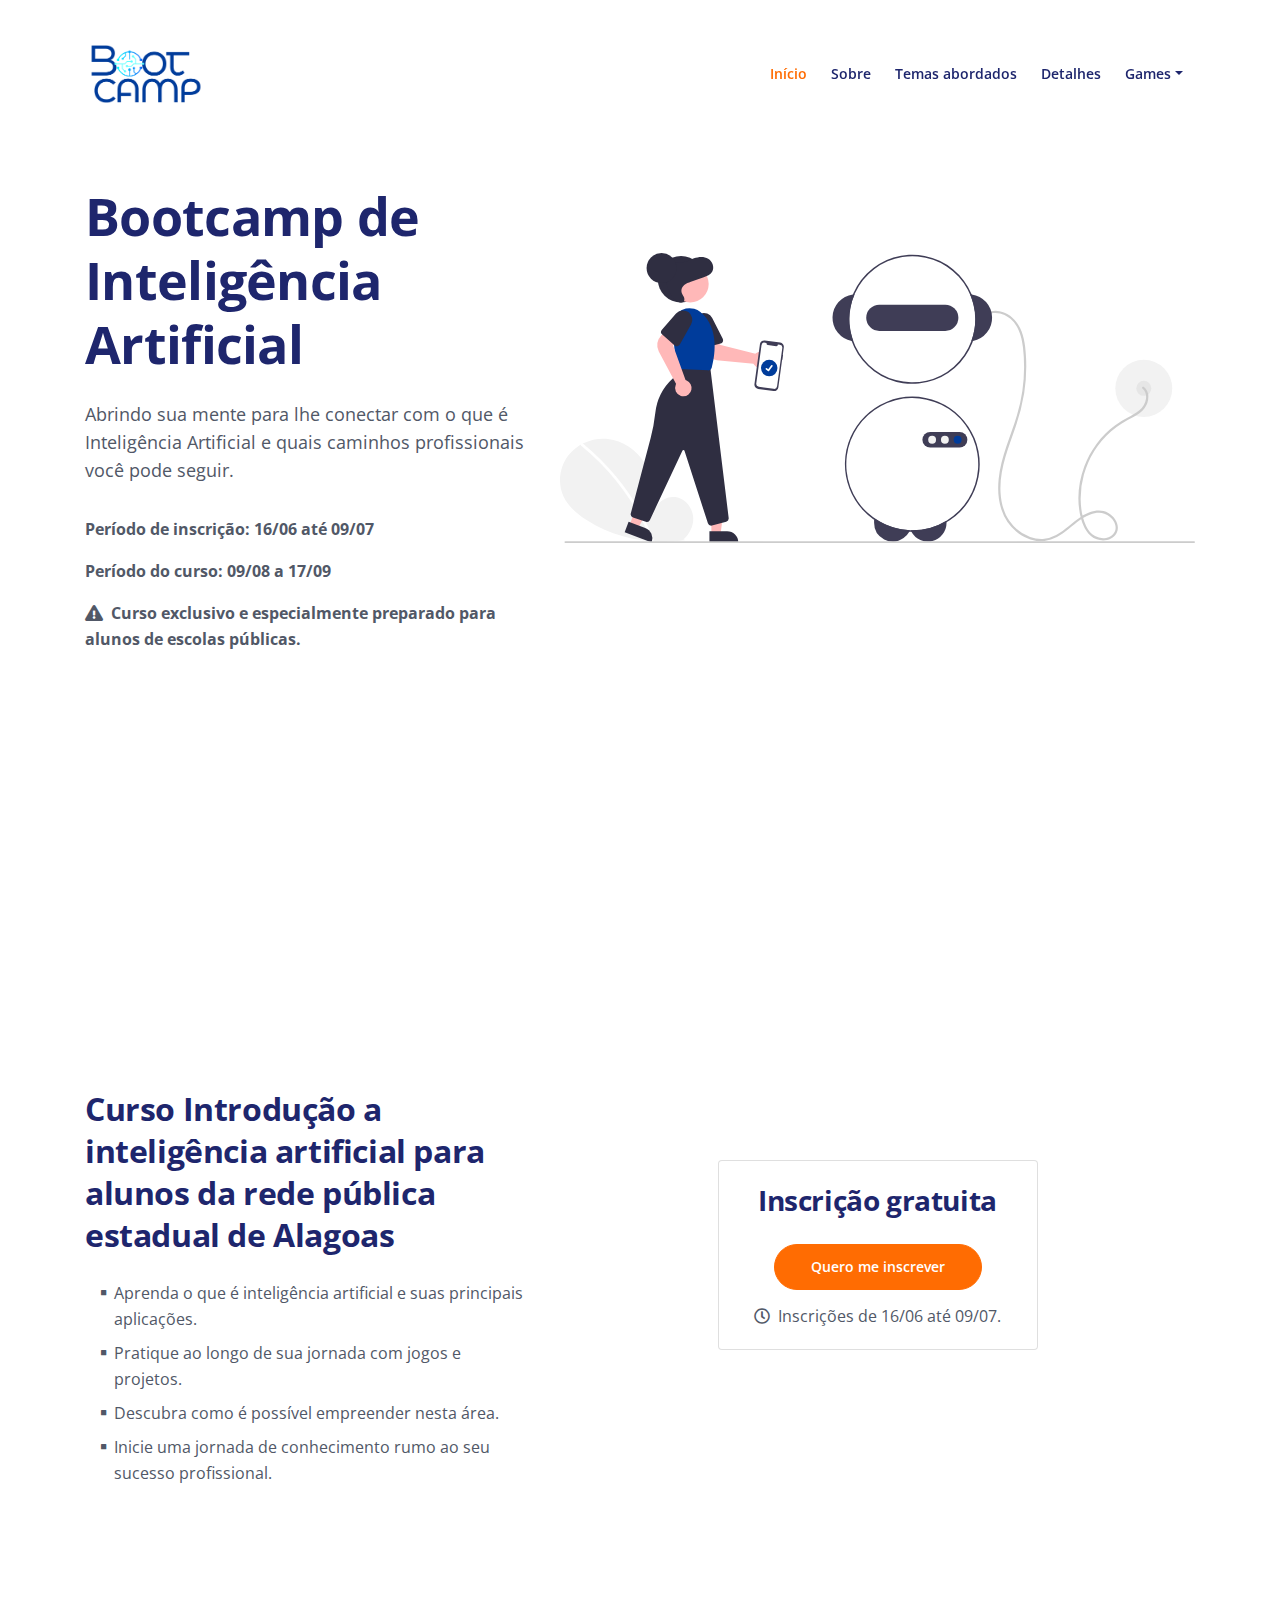
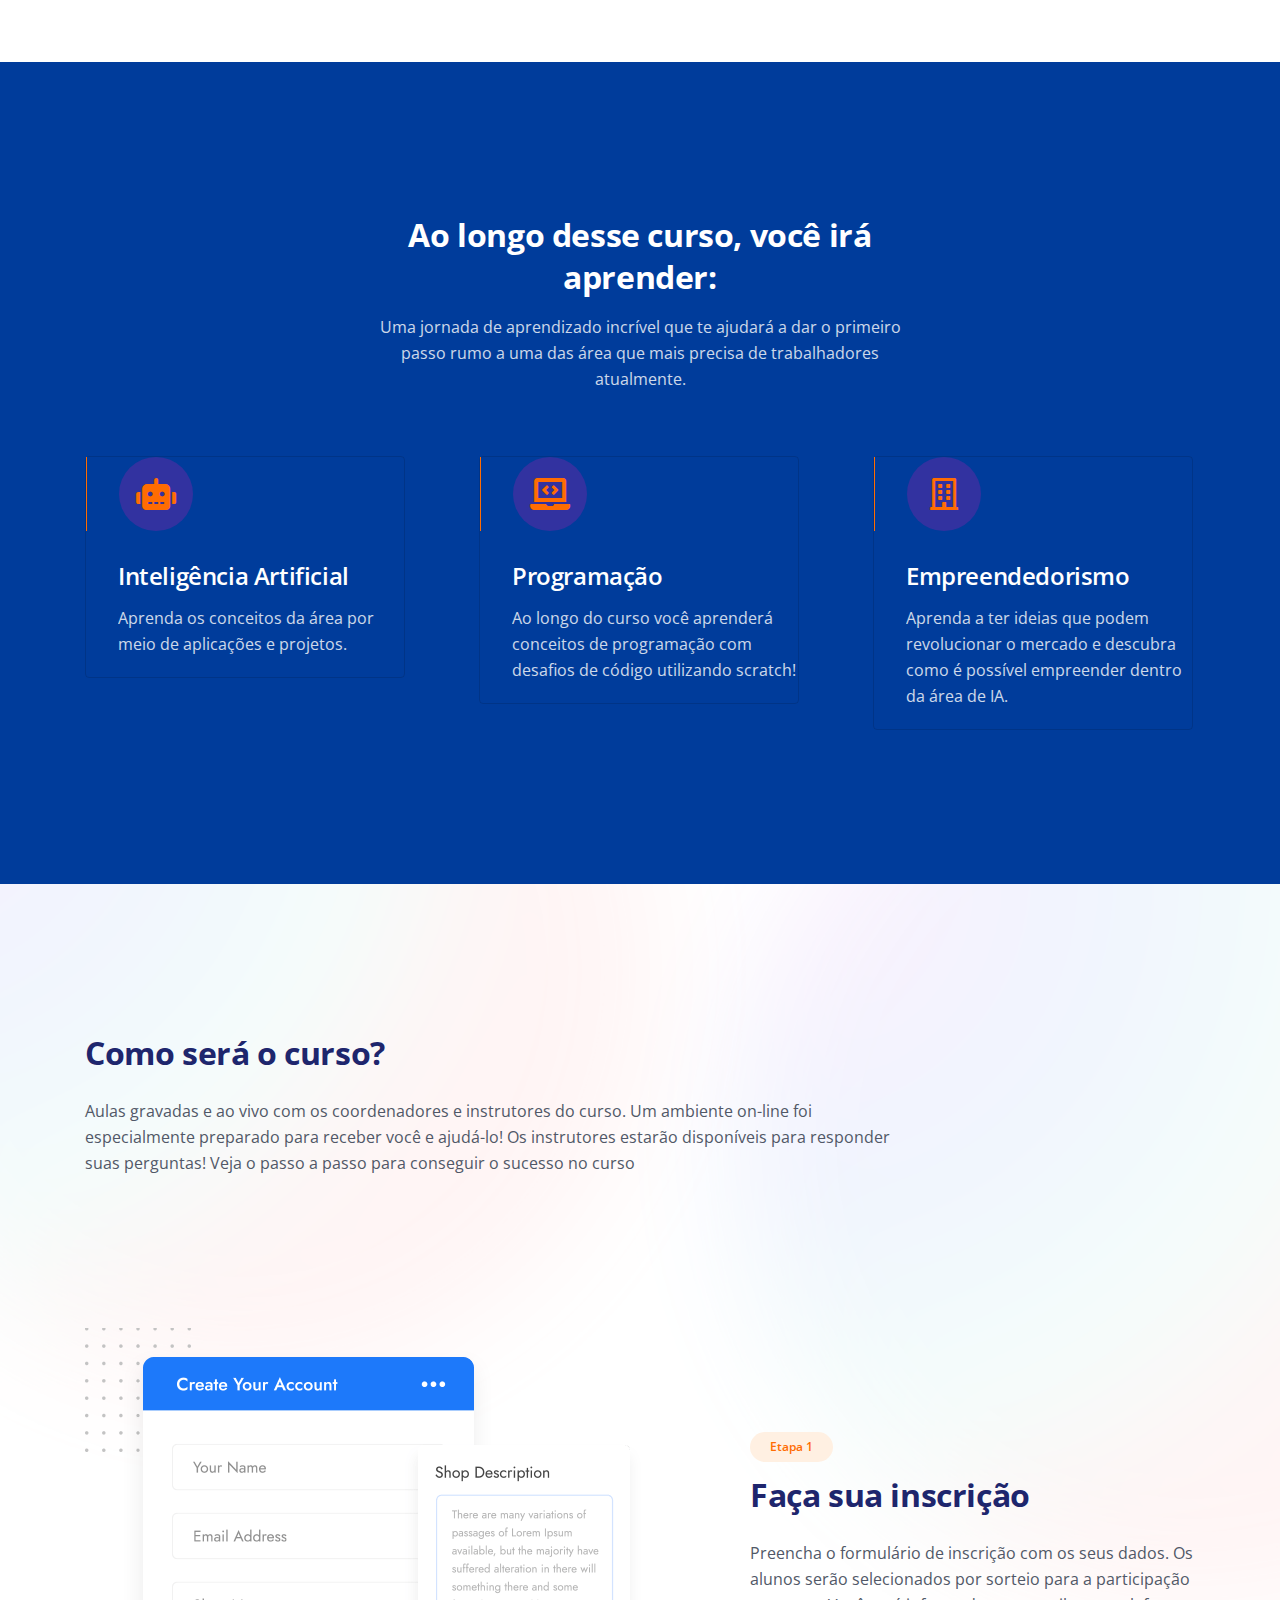
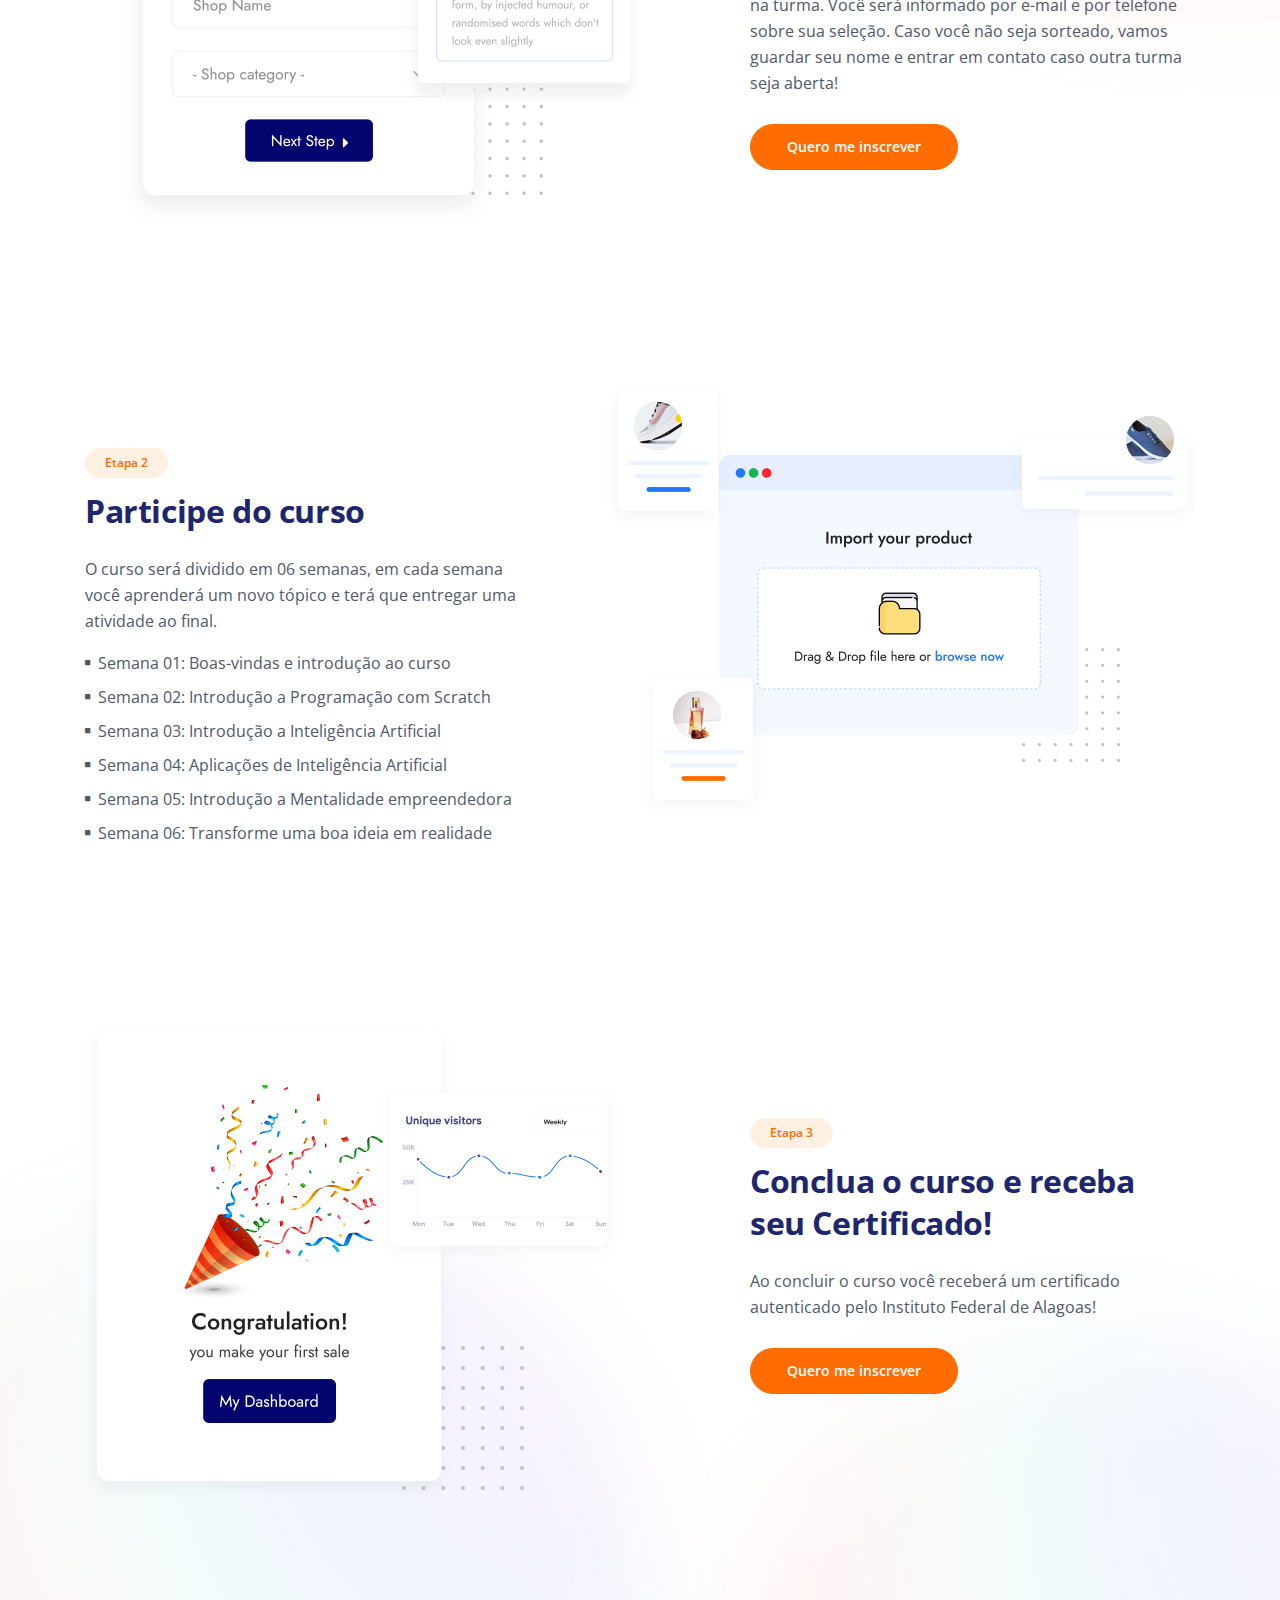
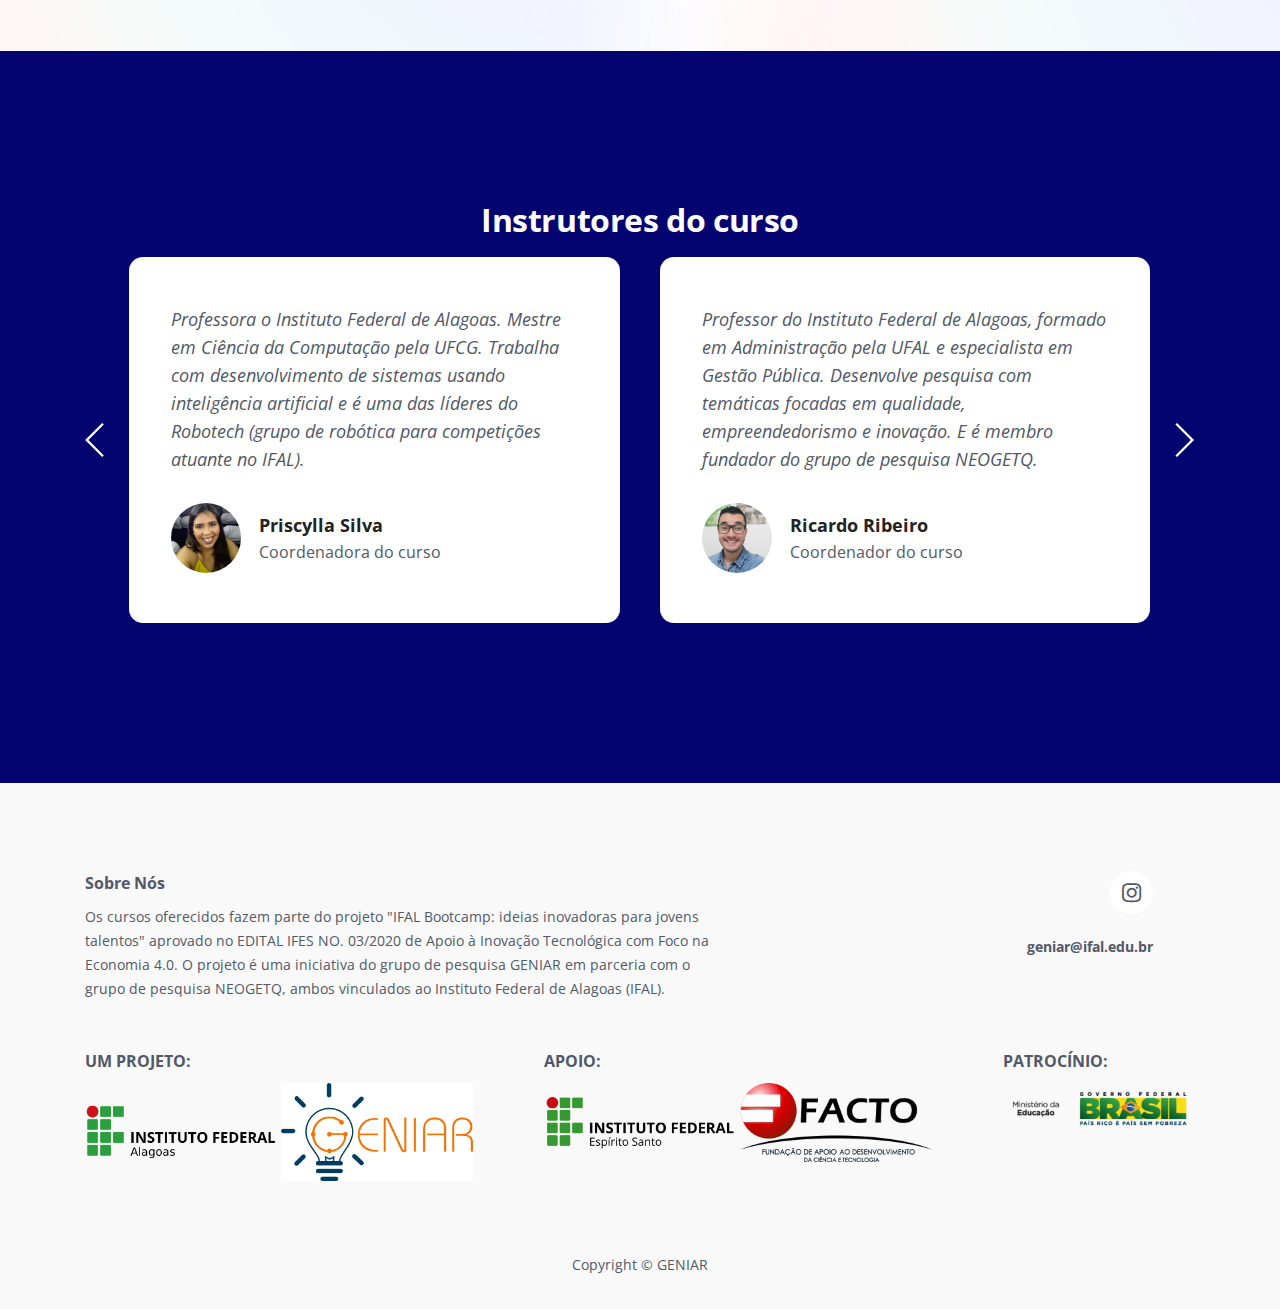
<file: index.html>
<!DOCTYPE html>
<html lang="pt">
<head>
    <meta charset="utf-8">
    <meta name="viewport" content="width=device-width, initial-scale=1, shrink-to-fit=no">
    
    <!-- SEO Meta Tags -->
    <meta name="description" content="Your description">
    <meta name="author" content="Your name">

    <!-- OG Meta Tags to improve the way the post looks when you share the page on Facebook, Twitter, LinkedIn -->
	<meta property="og:site_name" content="" /> <!-- website name -->
	<meta property="og:site" content="" /> <!-- website link -->
	<meta property="og:title" content=""/> <!-- title shown in the actual shared post -->
	<meta property="og:description" content="" /> <!-- description shown in the actual shared post -->
	<meta property="og:image" content="" /> <!-- image link, make sure it's jpg -->
	<meta property="og:url" content="" /> <!-- where do you want your post to link to -->
	<meta name="twitter:card" content="summary_large_image"> <!-- to have large image post format in Twitter -->

    <!-- Webpage Title -->
    <title>Bootcamp IA</title>
    
    <!-- Styles -->
    <link rel="preconnect" href="https://fonts.gstatic.com">
    <link href="https://fonts.googleapis.com/css2?family=Open+Sans:ital,wght@0,400;0,600;0,700;1,400;1,600&display=swap" rel="stylesheet">
    <link href="css/bootstrap.css" rel="stylesheet">
    <link href="css/fontawesome-all.css" rel="stylesheet">
    <link href="css/swiper.css" rel="stylesheet">
	<link href="css/magnific-popup.css" rel="stylesheet">
	<link href="css/styles.css" rel="stylesheet">
	
	<!-- Favicon  -->
    <link rel="icon" href="images/BOOTCAMPLOGO2.png">
</head>
<body data-spy="scroll" data-target=".fixed-top">
    
    <!-- Navigation -->
    <nav class="navbar navbar-expand-lg fixed-top navbar-light">
        <div class="container">

            <!-- Image Logo -->
            <a class="navbar-brand" href="index.html"><img class="logo-image" src="images/BOOTCAMPLOGO2.png" alt="alternative"></a> 

            <button class="navbar-toggler p-0 border-0" type="button" data-toggle="offcanvas">
                <span class="navbar-toggler-icon"></span>
            </button>

            <div class="navbar-collapse offcanvas-collapse" id="navbarsExampleDefault">
                <ul class="navbar-nav ml-auto">
                    <li class="nav-item">
                        <a class="nav-link page-scroll" href="#header">Início<span class="sr-only">(current)</span></a>
                    </li>
                    <li class="nav-item">
                        <a class="nav-link page-scroll" href="#intro">Sobre</a>
                    </li>
                    <li class="nav-item">
                        <a class="nav-link page-scroll" href="#features">Temas abordados</a>
                    </li>
                    <li class="nav-item">
                        <a class="nav-link page-scroll" href="#details">Detalhes</a>
                    </li>
                    <li class="nav-item dropdown">
                        <a class="nav-link dropdown-toggle" href="#" id="dropdown01" data-toggle="dropdown" aria-haspopup="true" aria-expanded="false">Games</a>
                        <div class="dropdown-menu" aria-labelledby="dropdown01">
                            <a class="dropdown-item page-scroll" href="jogoDaVelha.html">Jogo da velha</a>
                            <div class="dropdown-divider"></div>
                        </div>
                    </li>
                </ul>
            </div> <!-- end of navbar-collapse -->
        </div> <!-- end of container -->
    </nav> <!-- end of navbar -->
    <!-- end of navigation -->


    <!-- Header -->
    <header id="header" class="header">
        <div class="container">
            <div class="row">
                <div class="col-lg-5">
                    <div class="text-container">
                        <h1 class="h1-large">Bootcamp de Inteligência Artificial</h1>
                        <p class="p-large">Abrindo sua mente para lhe conectar com o que é Inteligência Artificial e quais caminhos profissionais você pode seguir.</p>
                        <p><strong>Período de inscrição: 16/06 até 09/07</strong></p>
                        <p><strong>Período do curso: 09/08 a 17/09</strong></p>
                        <p><i class="fas fa-exclamation-triangle" style="margin-right: 0.5rem;"></i><strong>Curso exclusivo e especialmente preparado para alunos de escolas públicas.</strong></p>
                    </div> <!-- end of text-container -->
                </div> <!-- end of col -->
                <div class="col-lg-7 flex">
                    <div class="image-container">
                        <img class="img-fluid" src="images/header.svg" alt="alternative">
                    </div> <!-- end of image-container -->
                </div> <!-- end of col -->
            </div> <!-- end of row -->
        </div> <!-- end of container -->
    </header> <!-- end of header -->
    <!-- end of header -->

    <!-- Introduction -->
    <div id="intro" class="basic-1">
        <div class="container">
            <div class="row">
                <div class="col-lg-5">
                    <div class="text-container">
                        <h2>Curso Introdução a inteligência artificial para alunos da rede pública estadual de Alagoas</h2>
                        <ul class="list-unstyled li-space-lg">
                            <li class="media">
                                <i class="fas fa-square"></i>
                                <div class="media-body">Aprenda o que é inteligência artificial e suas principais aplicações.</div>
                            </li>
                            <li class="media">
                                <i class="fas fa-square"></i>
                                <div class="media-body">Pratique ao longo de sua jornada com jogos e projetos.</div>
                            </li>
                            <li class="media">
                                <i class="fas fa-square"></i>
                                <div class="media-body">Descubra como é possível empreender nesta área.</div>
                            </li>
                            <li class="media">
                                <i class="fas fa-square"></i>
                                <div class="media-body">Inicie uma jornada de conhecimento rumo ao seu sucesso profissional.</div>
                            </li>
                        </ul>
                    </div> <!-- end of text-container -->
                </div> <!-- end of col -->
                <div class="col-lg-7 subscribe">
                    <div class="card" style="width: 20rem;">
                        <div class="card-body">
                            <h3 class="card-title">Inscrição gratuita</h3>
                            <a class="btn-solid-reg" href="https://bityli.com/bootcamp" target="_blank">Quero me inscrever</a>
                            <p class="card-text"><i class="far fa-clock"></i>Inscrições de 16/06 até 09/07.</p>
                        </div>
                    </div>
                </div> <!-- end of col -->
            </div> <!-- end of row -->
        </div> <!-- end of container -->
    </div> <!-- end of basic-1 -->
    <!-- end of introduction -->


    <!-- Features -->
    <div id="features" class="cards-1">
        <div class="container">
            <div class="row">
                <div class="col-lg-12">
                    <h2 class="h2-heading">Ao longo desse curso, você irá aprender:</h2>
                    <p class="p-heading">Uma jornada de aprendizado incrível que te ajudará a dar o primeiro passo rumo a uma das área que mais precisa de trabalhadores atualmente.</p>
                </div> <!-- end of col -->
            </div> <!-- end of row -->
            <div class="row">
                <div class="col-lg-12">
                    
                    <!-- Card -->
                    <div class="card">
                        <div class="card-icon-wrapper">
                            <div class="card-icon">
                                <span class="fas fa-robot green"></span>
                            </div>
                        </div>
                        <div class="card-body">
                            <h4 class="card-title">Inteligência Artificial</h4>
                            <p>Aprenda os conceitos da área por meio de aplicações e projetos.</p>
                        </div>
                    </div>
                    <!-- end of card -->

                    <!-- Card -->
                    <div class="card">
                        <div class="card-icon-wrapper">
                            <div class="card-icon">
                                <span class="fas fa-laptop-code"></span>
                            </div>
                        </div>
                        <div class="card-body">
                            <h4 class="card-title">Programação</h4>
                            <p>Ao longo do curso você aprenderá conceitos de programação com desafios de código utilizando scratch!</p>
                        </div>
                    </div>
                    <!-- end of card -->

                    <!-- Card -->
                    <div class="card">
                        <div class="card-icon-wrapper">
                            <div class="card-icon">
                                <span class="far fa-building purple"></span>
                            </div>
                        </div>
                        <div class="card-body">
                            <h4 class="card-title">Empreendedorismo</h4>
                            <p>Aprenda a ter ideias que podem revolucionar o mercado e descubra como é possível empreender dentro da área de IA.</p>
                        </div>
                    </div>
                    <!-- end of card -->
                </div> <!-- end of col -->
            </div> <!-- end of row -->
        </div> <!-- end of container -->
    </div> <!-- end of cards-1 -->
    <!-- end of features -->


    <!-- Details 1 -->
    <div id="details" class="basic-2">
        <div class="container">
            <div class="row">
                <div class="col-lg-9">
                    <div class="intro">
                        <h2>Como será o curso?</h2>
                        <p>Aulas gravadas e ao vivo com os coordenadores e instrutores do curso. Um ambiente on-line foi especialmente preparado para receber você e ajudá-lo! Os instrutores estarão disponíveis para responder suas perguntas!
                            Veja o passo a passo para conseguir o sucesso no curso</p>
                    </div> <!-- end of intro -->
                </div> <!-- end of col -->
            </div> <!-- end of row -->
            <div class="row">
                <div class="col-lg-7">
                    <div class="image-container">
                        <img class="img-fluid" src="images/details-1.png" alt="alternative">
                    </div> <!-- end of image-container -->
                </div> <!-- end of col -->
                <div class="col-lg-5">
                    <div class="text-container">
                        <div class="section-title">Etapa 1</div>
                        <h2>Faça sua inscrição</h2>
                        <p>Preencha o formulário de inscrição com os seus dados. Os alunos serão selecionados por sorteio para a participação na turma. Você será informado por e-mail e por telefone sobre sua seleção. Caso você não seja sorteado, vamos guardar seu nome e entrar em contato caso outra turma seja aberta!</p>
                        <a class="btn-solid-reg popup-with-move-anim" href="https://bityli.com/bootcamp" target="_blank">Quero me inscrever</a>
                    </div> <!-- end of text-container -->
                </div> <!-- end of col -->
            </div> <!-- end of row -->
        </div> <!-- end of container -->
    </div> <!-- end of basic-2 -->
    <!-- end of details 1 -->

    <!-- Details 2 -->
    <div class="basic-3">
        <div class="container">
            <div class="row">
                <div class="col-lg-5">
                    <div class="text-container">
                        <div class="section-title">Etapa 2</div>
                        <h2>Participe do curso</h2>
                        <p>O curso será dividido em 06 semanas, em cada semana você aprenderá um novo tópico e terá que entregar uma atividade ao final.</p>
                        <ul class="list-unstyled li-space-lg">
                            <li class="media">
                                <i class="fas fa-square"></i>
                                <div class="media-body">Semana 01: Boas-vindas e introdução ao curso</div>
                            </li>
                            <li class="media">
                                <i class="fas fa-square"></i>
                                <div class="media-body">Semana 02: Introdução a Programação com Scratch</div>
                            </li>
                            <li class="media">
                                <i class="fas fa-square"></i>
                                <div class="media-body">Semana 03: Introdução a Inteligência Artificial</div>
                            </li>
                            <li class="media">
                                <i class="fas fa-square"></i>
                                <div class="media-body">Semana 04: Aplicações de Inteligência Artificial</div>
                            </li>
                            <li class="media">
                                <i class="fas fa-square"></i>
                                <div class="media-body">Semana 05: Introdução a Mentalidade empreendedora</div>
                            </li>
                            <li class="media">
                                <i class="fas fa-square"></i>
                                <div class="media-body">Semana 06: Transforme uma boa ideia em realidade</div>
                            </li>
                        </ul>
                    </div> <!-- end of text-container -->
                </div> <!-- end of col -->
                <div class="col-lg-7">
                    <div class="image-container">
                        <img class="img-fluid" src="images/details-2.png" alt="alternative">
                    </div> <!-- end of image-container -->
                </div> <!-- end of col -->
            </div> <!-- end of row -->
        </div> <!-- end of container -->
    </div> <!-- end of basic-3 -->
    <!-- end of details 2 -->


    <!-- Details 3 -->
    <div class="basic-4">
        <div class="container">
            <div class="row">
                <div class="col-lg-7">
                    <div class="image-container">
                        <img class="img-fluid" src="images/details-3.png" alt="alternative">
                    </div> <!-- end of image-container -->
                </div> <!-- end of col -->
                <div class="col-lg-5">
                    <div class="text-container">
                        <div class="section-title">Etapa 3</div>
                        <h2>Conclua o curso e receba seu Certificado!</h2>
                        <p>Ao concluir o curso você receberá um certificado autenticado pelo Instituto Federal de Alagoas!</p>
                        <a class="btn-solid-reg" href="https://bityli.com/bootcamp" target="_blank">Quero me inscrever</a>
                    </div> <!-- end of text-container -->
                </div> <!-- end of col -->
            </div> <!-- end of row -->
        </div> <!-- end of container -->
    </div> <!-- end of basic-4 -->
    <!-- end of details 3 -->


    <!-- Testimonials -->
    <div class="slider-2">
        <div class="container">
            <div class="row">
                <div class="col-lg-12">
                    <h2 class="h2-heading">Instrutores do curso</h2>
                    <p> </p>
                    <!-- <p class="p-heading">You can read below a few testimonials from satisfied shop owners. Of course there are also some unhappy ones but they're not here</p> -->
                </div> <!-- end of col -->
            </div> <!-- end of row -->
            <div class="row">
                <div class="col-lg-12">

                    <!-- Card Slider -->
                    <div class="slider-container">
                        <div class="swiper-container card-slider">
                            <div class="swiper-wrapper">
                                
                                <!-- Slide -->
                                <div class="swiper-slide">
                                    <div class="card">
                                        <div class="card-body">
                                            <p class="testimonial-text">Professora o Instituto Federal de Alagoas. Mestre em Ciência da Computação pela UFCG. Trabalha com desenvolvimento de sistemas usando inteligência artificial e é uma das líderes do Robotech (grupo de robótica para competições atuante no IFAL).</p>
                                            <div class="details">
                                                <img class="testimonial-image" src="images/priscylla_silva.jpeg" alt="alternative">
                                                <div class="text">
                                                    <div class="testimonial-author">Priscylla Silva</div>
                                                    <div class="occupation">Coordenadora do curso</div>
                                                </div> <!-- end of text -->
                                            </div> <!-- end of testimonial-details -->
                                        </div>
                                    </div> 
                                </div> <!-- end of swiper-slide -->
                                <!-- end of slide -->
                                
                                <!-- Slide -->
                                <div class="swiper-slide">
                                    <div class="card">
                                        <div class="card-body">
                                            <p class="testimonial-text">Professor do Instituto Federal de Alagoas, formado em Administração pela UFAL e especialista em Gestão Pública. Desenvolve pesquisa com temáticas focadas em qualidade, empreendedorismo e inovação. E é membro fundador do grupo de pesquisa NEOGETQ.</p>
                                            <div class="details">
                                                <img class="testimonial-image" src="images/ricardo_ribeiro.jpeg" alt="alternative">
                                                <div class="text">
                                                    <div class="testimonial-author">Ricardo Ribeiro</div>
                                                    <div class="occupation">Coordenador do curso</div>
                                                </div> <!-- end of text -->
                                            </div> <!-- end of testimonial-details -->
                                        </div>
                                    </div> 
                                </div> <!-- end of swiper-slide -->
                                <!-- end of slide -->

                                <!-- Slide -->
                                <div class="swiper-slide">
                                    <div class="card">
                                        <div class="card-body">
                                            <p class="testimonial-text">Técnico em Informática para Internet pelo Instituto Federal de Alagoas. Já atuou em projetos de pesquisa e extensão com foco no ensino e aprendizagem de programação. Foi membro da equipe de robótica do Campus Rio Largo.</p>
                                            <div class="details">
                                                <img class="testimonial-image" src="images/igor_batista.jpg" alt="alternative">
                                                <div class="text">
                                                    <div class="testimonial-author">Igor Batista</div>
                                                    <div class="occupation">Instrutor</div>
                                                </div> <!-- end of text -->
                                            </div> <!-- end of testimonial-details -->
                                        </div>
                                    </div> 
                                </div> <!-- end of swiper-slide -->
                                <!-- end of slide -->

                                <!-- Slide -->
                                <div class="swiper-slide">
                                    <div class="card">
                                        <div class="card-body">
                                            <p class="testimonial-text">Aluna concluinte do curso de Informática para Internet no IFAL Campus Rio Largo. Participou de projetos na área de Empreendedorismo e foi pesquisadora voluntária em projeto na área de qualidade dos serviços educacionais.</p>
                                            <div class="details">
                                                <img class="testimonial-image" src="images/wanessa_silva.jpeg" alt="alternative">
                                                <div class="text">
                                                    <div class="testimonial-author">Wanessa Silva</div>
                                                    <div class="occupation">Monitora</div>
                                                </div> <!-- end of text -->
                                            </div> <!-- end of testimonial-details -->
                                        </div>
                                    </div> 
                                </div> <!-- end of swiper-slide -->
                                <!-- end of slide -->
                                
                                <!-- Slide -->
                                <div class="swiper-slide">
                                    <div class="card">
                                        <div class="card-body">
                                            <p class="testimonial-text">Aluna concluinte no curso de Técnico em Informática para Internet pelo IFAL Campus Rio Largo. Foi membro da equipe de robótica Robotech. Participou do projeto Centelha em 2019, onde apresentou, um protótipo conceitual de sistema embarcado para o mercado automotivo.</p>
                                            <div class="details">
                                                <img class="testimonial-image" src="images/kalline_freitas.jpeg" alt="alternative">
                                                <div class="text">
                                                    <div class="testimonial-author">Kalline Freitas</div>
                                                    <div class="occupation">Monitora</div>
                                                </div> <!-- end of text -->
                                            </div> <!-- end of testimonial-details -->
                                        </div>
                                    </div> 
                                </div> <!-- end of swiper-slide -->
                                <!-- end of slide -->


                            </div> <!-- end of swiper-wrapper -->
        
                            <!-- Add Arrows -->
                            <div class="swiper-button-next"></div>
                            <div class="swiper-button-prev"></div>
                            <!-- end of add arrows -->
        
                        </div> <!-- end of swiper-container -->
                    </div> <!-- end of slider-container -->
                    <!-- end of card slider -->

                </div> <!-- end of col -->
            </div> <!-- end of row -->
        </div> <!-- end of container -->
    </div> <!-- end of slider-2 -->
    <!-- end of testimonials -->

    <!-- Footer -->
    <div class="footer">
        <div class="container">
            <div class="row">
                <div class="col-lg-12">
                    <div class="footer-col first">
                        <h6>Sobre Nós</h6>
                        <p class="p-small">Os cursos oferecidos fazem parte do projeto "IFAL Bootcamp: ideias inovadoras para jovens talentos" aprovado no EDITAL IFES NO. 03/2020 de Apoio à Inovação Tecnológica com Foco na Economia 4.0. O projeto é uma iniciativa do grupo de pesquisa GENIAR em parceria com o grupo de pesquisa NEOGETQ, ambos vinculados ao Instituto Federal de Alagoas (IFAL).</p>
                    </div> <!-- end of footer-col -->
                    <div class="footer-col third">
                        <span class="fa-stack">
                            <a href="https://www.instagram.com/geniar_robotech/?hl=pt-br" target="_blank">
                                <i class="fas fa-circle fa-stack-2x"></i>
                                <i class="fab fa-instagram fa-stack-1x"></i>
                            </a>
                        </span>
                        <p class="p-small"><a href="mailto:geniar@ifal.edu.br"><strong>geniar@ifal.edu.br</strong></a></p>
                    </div> <!-- end of footer-col -->
                </div> <!-- end of col -->
            </div> <!-- end of row -->
            <div class="row">
                <div class="col-lg-12" style="display: flex; justify-content: space-between;">
                    <div class="footer-col2">
                        <h6>UM PROJETO: </h6>
                        <img class="footer-image" src="images/log_ifal_2.png" alt="IFAL">
                        <img class="footer-image" src="images/logo_geniar.jpeg" alt="GENIAR">
                    </div> <!-- end of footer-col -->
                    <div class="footer-col2">
                        <h6>APOIO: </h6>
                        <div>
                            <img class="footer-image" src="images/logo_ifes.png" alt="IFES">
                            <img class="footer-image" src="images/logo_facto.png" alt="FACTO">
                        </div>
                    </div> <!-- end of footer-col -->
                    <div class="footer-col2">
                        <h6>PATROCÍNIO: </h6>
                        <img class="footer-image" src="images/logo_mec.png" alt="MEC">
                    </div> <!-- end of footer-col -->
                </div> <!-- end of col -->
            </div> <!-- end of row -->
        </div> <!-- end of container -->
    </div> <!-- end of footer -->  
    <!-- end of footer -->


    <!-- Copyright -->
    <div class="copyright">
        <div class="container">
            <div class="row">
                <div class="col-lg-12">
                    <p class="p-small">Copyright © GENIAR</p>
                </div> <!-- end of col -->
            </div> <!-- enf of row -->
        </div> <!-- end of container -->
    </div> <!-- end of copyright --> 
    <!-- end of copyright -->
    
    	
    <!-- Scripts -->
    <script src="js/jquery.min.js"></script> <!-- jQuery for Bootstrap's JavaScript plugins -->
    <script src="js/bootstrap.min.js"></script> <!-- Bootstrap framework -->
    <script src="js/jquery.easing.min.js"></script> <!-- jQuery Easing for smooth scrolling between anchors -->
    <script src="js/jquery.magnific-popup.js"></script> <!-- Magnific Popup for lightboxes -->
    <script src="js/swiper.min.js"></script> <!-- Swiper for image and text sliders -->
    <script src="js/scripts.js"></script> <!-- Custom scripts -->
</body>
</html>
</file>
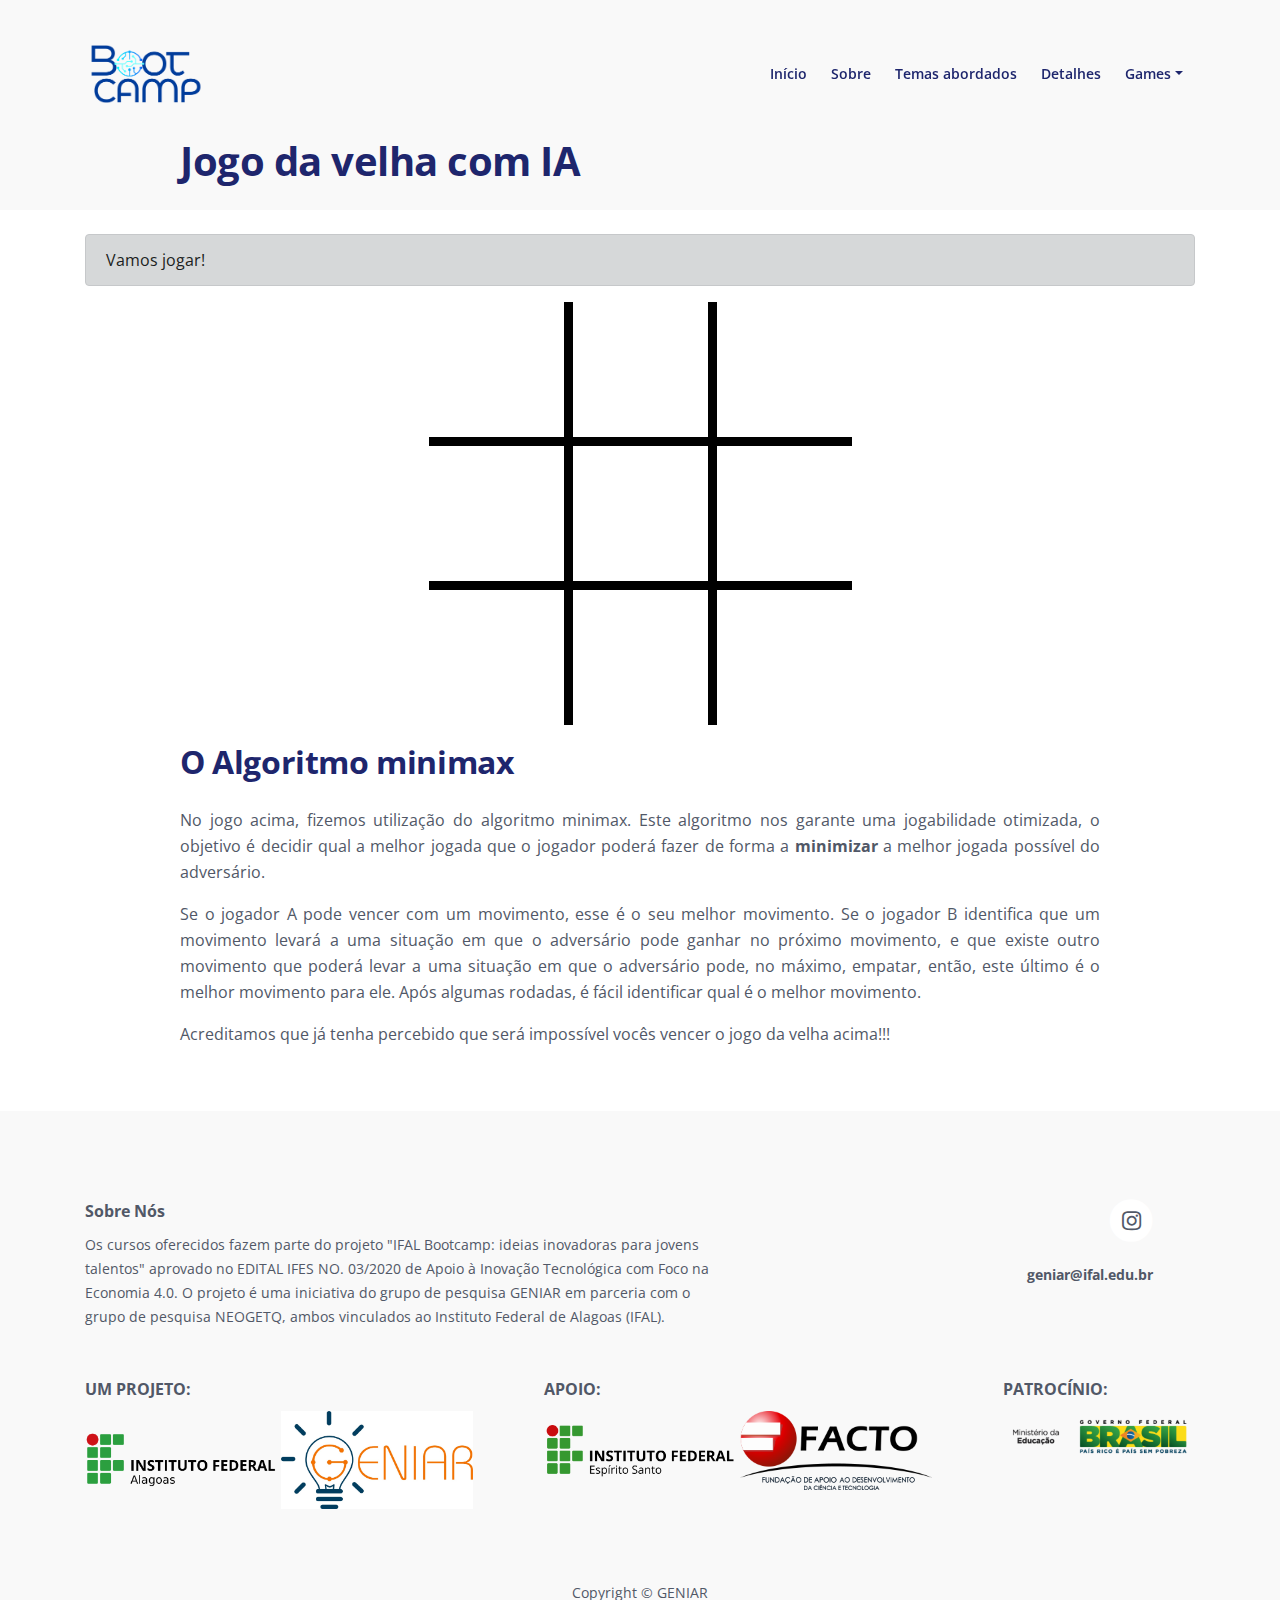
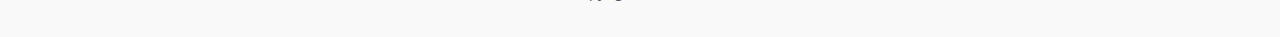
<file: jogoDaVelha.html>
<!DOCTYPE html>
<html lang="en">
  <head>
    <meta charset="utf-8" />
    <meta
      name="viewport"
      content="width=device-width, initial-scale=1, shrink-to-fit=no"
    />

    <!-- SEO Meta Tags -->
    <meta name="description" content="Your description" />
    <meta name="author" content="Your name" />

    <!-- OG Meta Tags to improve the way the post looks when you share the page on Facebook, Twitter, LinkedIn -->
    <meta property="og:site_name" content="" />
    <!-- website name -->
    <meta property="og:site" content="" />
    <!-- website link -->
    <meta property="og:title" content="" />
    <!-- title shown in the actual shared post -->
    <meta property="og:description" content="" />
    <!-- description shown in the actual shared post -->
    <meta property="og:image" content="" />
    <!-- image link, make sure it's jpg -->
    <meta property="og:url" content="" />
    <!-- where do you want your post to link to -->
    <meta name="twitter:card" content="summary_large_image" />
    <!-- to have large image post format in Twitter -->

    <!-- Webpage Title -->
    <title>Bootcamp IA</title>

    <!-- Styles -->
    <link rel="preconnect" href="https://fonts.gstatic.com" />
    <link
      href="https://fonts.googleapis.com/css2?family=Open+Sans:ital,wght@0,400;0,600;0,700;1,400;1,600&display=swap"
      rel="stylesheet"
    />
    <link href="css/bootstrap.css" rel="stylesheet" />
    <link href="css/fontawesome-all.css" rel="stylesheet" />
    <link href="css/swiper.css" rel="stylesheet" />
    <link href="css/magnific-popup.css" rel="stylesheet" />
    <link href="css/styles.css" rel="stylesheet" />
    <link href="css/jogoDaVelha.css" rel="stylesheet" />
    <script src="js/jogoDaVelha.js"></script>
    <!-- Favicon  -->
    <link rel="icon" href="images/favicon.png" />
  </head>
  <body data-spy="scroll" data-target=".fixed-top">
    <!-- Navigation -->
    <nav class="navbar navbar-expand-lg fixed-top navbar-light">
      <div class="container">
        <!-- Image Logo -->
        <a class="navbar-brand" href="index.html"
          ><img
            class="logo-image"
            src="images/BOOTCAMPLOGO2.png"
            alt="alternative"
        /></a>

        <button
          class="navbar-toggler p-0 border-0"
          type="button"
          data-toggle="offcanvas"
        >
          <span class="navbar-toggler-icon"></span>
        </button>

        <div
          class="navbar-collapse offcanvas-collapse"
          id="navbarsExampleDefault"
        >
          <ul class="navbar-nav ml-auto">
            <li class="nav-item">
              <a class="nav-link page-scroll" href="index.html#header"
                >Início<span class="sr-only">(current)</span></a
              >
            </li>
            <li class="nav-item">
              <a class="nav-link page-scroll" href="index.html#intro">Sobre</a>
            </li>
            <li class="nav-item">
              <a class="nav-link page-scroll" href="index.html#features"
                >Temas abordados</a
              >
            </li>
            <li class="nav-item">
              <a class="nav-link page-scroll" href="index.html#details">Detalhes</a>
            </li>
            <li class="nav-item dropdown">
              <a
                class="nav-link dropdown-toggle"
                href="#"
                id="dropdown01"
                data-toggle="dropdown"
                aria-haspopup="true"
                aria-expanded="false"
                >Games</a
              >
              <div class="dropdown-menu" aria-labelledby="dropdown01">
                <a class="dropdown-item page-scroll" href="article.html"
                  >Jogo da velha</a
                >
                <div class="dropdown-divider"></div>
              </div>
            </li>
          </ul>
        </div>
        <!-- end of navbar-collapse -->
      </div>
      <!-- end of container -->
    </nav>
    <!-- end of navbar -->
    <!-- end of navigation -->

    <!-- Header -->
    <header class="ex-header">
      <div class="container">
        <div class="row">
          <div class="col-xl-10 offset-xl-1">
            <h1>Jogo da velha com IA</h1>
          </div>
          <!-- end of col -->
        </div>
        <!-- end of row -->
      </div>
      <!-- end of container -->
    </header>
    <!-- end of ex-header -->
    <!-- end of header -->

    <!-- Basic -->
    <div class="ex-basic-1 pt-4">
      <div class="container">
        <div class="messages">
            
        </div>
        <div class="row">
          
          <div class="main">
            <div class="row">
              <div class="column line-right">
                <div class="cell" onclick="jogaHumano('00')">
                  <span class="pedra" id="00"></span>
                </div>
              </div>
              <div class="column line-right">
                <div class="cell" onclick="jogaHumano('01')">
                  <span class="pedra" id="01"></span>
                </div>
              </div>
              <div class="column">
                <div class="cell" onclick="jogaHumano('02')">
                  <span class="pedra" id="02"></span>
                </div>
              </div>
            </div>
            <div class="row line-top">
              <div class="column">
                <div class="cell" onclick="jogaHumano('10')">
                  <span class="pedra" id="10"></span>
                </div>
              </div>
              <div class="column">
                <div class="cell" onclick="jogaHumano('11')">
                  <span class="pedra" id="11"></span>
                </div>
              </div>
              <div class="column">
                <div class="cell" onclick="jogaHumano('12')">
                  <span class="pedra" id="12"></span>
                </div>
              </div>
            </div>
            <div class="row line-top">
              <div class="column">
                <div class="cell" onclick="jogaHumano('20')">
                  <span class="pedra" id="20"></span>
                </div>
              </div>
              <div class="column">
                <div class="cell" onclick="jogaHumano('21')">
                  <span class="pedra" id="21"></span>
                </div>
              </div>
              <div class="column">
                <div class="cell" onclick="jogaHumano('22')">
                  <span class="pedra" id="22"></span>
                </div>
              </div>
            </div>
          </div>
        </div>
        <!-- end of row -->
      </div>
      <!-- end of container -->
    </div>
    <!-- end of ex-basic-1 -->
    <!-- end of basic -->

    <!-- Basic -->
    <div class="ex-basic-1 pt-3 pb-5">
      <div class="container">
        <div class="row">
          <div class="col-xl-10 offset-xl-1">
            <h2 class="mb-4">O Algoritmo minimax</h2>
            
            <p class="text-justify">
              No jogo acima, fizemos utilização do algoritmo minimax. Este algoritmo nos garante uma jogabilidade otimizada,
              o objetivo é decidir qual a melhor jogada que o jogador poderá fazer de forma a <strong>minimizar</strong> a melhor jogada possível do adversário.
            </p>
            <p class="text-justify">
              Se o jogador A pode vencer com um movimento, esse é o seu melhor movimento. Se o jogador B identifica que um 
              movimento levará a uma situação em que o adversário pode ganhar no próximo movimento, e que existe outro 
              movimento que poderá levar a uma situação em que o adversário pode, no máximo, empatar, então, este último é o 
              melhor movimento para ele. Após algumas rodadas, é fácil identificar qual é o melhor movimento.
            </p>
            <p class="text-justify">
              Acreditamos que já tenha percebido que será impossível vocês vencer o jogo da velha acima!!!
            </p>
          </div>
          <!-- end of col -->
        </div>
        <!-- end of row -->
      </div>
      <!-- end of container -->
    </div>
    <!-- end of ex-basic-1 -->
    <!-- end of basic -->

    <!-- Footer -->
    <div class="footer">
      <div class="container">
          <div class="row">
              <div class="col-lg-12">
                  <div class="footer-col first">
                      <h6>Sobre Nós</h6>
                      <p class="p-small">Os cursos oferecidos fazem parte do projeto "IFAL Bootcamp: ideias inovadoras para jovens talentos" aprovado no EDITAL IFES NO. 03/2020 de Apoio à Inovação Tecnológica com Foco na Economia 4.0. O projeto é uma iniciativa do grupo de pesquisa GENIAR em parceria com o grupo de pesquisa NEOGETQ, ambos vinculados ao Instituto Federal de Alagoas (IFAL).</p>
                  </div> <!-- end of footer-col -->
                  <div class="footer-col third">
                      <span class="fa-stack">
                          <a href="https://www.instagram.com/geniar_robotech/?hl=pt-br" target="_blank">
                              <i class="fas fa-circle fa-stack-2x"></i>
                              <i class="fab fa-instagram fa-stack-1x"></i>
                          </a>
                      </span>
                      <p class="p-small"><a href="mailto:geniar@ifal.edu.br"><strong>geniar@ifal.edu.br</strong></a></p>
                  </div> <!-- end of footer-col -->
              </div> <!-- end of col -->
          </div> <!-- end of row -->
          <div class="row">
              <div class="col-lg-12" style="display: flex; justify-content: space-between;">
                  <div class="footer-col2">
                      <h6>UM PROJETO: </h6>
                      <img class="footer-image" src="images/log_ifal_2.png" alt="IFAL">
                      <img class="footer-image" src="images/logo_geniar.jpeg" alt="GENIAR">
                  </div> <!-- end of footer-col -->
                  <div class="footer-col2">
                      <h6>APOIO: </h6>
                      <div>
                          <img class="footer-image" src="images/logo_ifes.png" alt="IFES">
                          <img class="footer-image" src="images/logo_facto.png" alt="FACTO">
                      </div>
                  </div> <!-- end of footer-col -->
                  <div class="footer-col2">
                      <h6>PATROCÍNIO: </h6>
                      <img class="footer-image" src="images/logo_mec.png" alt="MEC">
                  </div> <!-- end of footer-col -->
              </div> <!-- end of col -->
          </div> <!-- end of row -->
      </div> <!-- end of container -->
  </div> <!-- end of footer -->  
  <!-- end of footer -->


  <!-- Copyright -->
  <div class="copyright">
      <div class="container">
          <div class="row">
              <div class="col-lg-12">
                  <p class="p-small">Copyright © GENIAR</p>
              </div> <!-- end of col -->
          </div> <!-- enf of row -->
      </div> <!-- end of container -->
  </div> <!-- end of copyright --> 
  <!-- end of copyright -->

    <div class="modal fade" id="modalJogoDaVelha" tabindex="-1" aria-labelledby="modalJogoDaVelhaLabel" aria-hidden="true">
      <div class="modal-dialog modal-dialog-centered">
        <div class="modal-body modalJogoDaVelha">
          <div style="width: 50%;">
            <p id="textoModalJogoDaVelha"></p>
          </div>
        </div>
      </div>
    </div>
    

    <!-- Scripts -->
    <script src="js/jquery.min.js"></script>
    <!-- jQuery for Bootstrap's JavaScript plugins -->
    <script src="js/bootstrap.min.js"></script>
    <!-- Bootstrap framework -->
    <script src="js/jquery.easing.min.js"></script>
    <!-- jQuery Easing for smooth scrolling between anchors -->
    <script src="js/jquery.magnific-popup.js"></script>
    <!-- Magnific Popup for lightboxes -->
    <script src="js/swiper.min.js"></script>
    <!-- Swiper for image and text sliders -->
    <script src="js/scripts.js"></script>
    <!-- Custom scripts -->
  </body>
</html>
</file>
<file: css/styles.css>
/* Description: Master CSS file */

/*****************************************
Table Of Contents:
- General Styles
- Navigation
- Header
- Customers
- Introduction
- Features
- Details 1
- Details Lightbox
- Details 2
- Details 3
- Testimonials
- Newsletter
- Footer
- Copyright
- Back To Top Button
- Extra pages
- Media Queries
******************************************/

/*****************************************
Colors:
- Buttons - orange #ff6c02
- Headings text - navy blue #1e266d
- Body text - dark gray #515867
- Backgrounds - light gray #f9f9f9
******************************************/


/**************************/
/*     General Styles     */
/**************************/
body,
html {
    width: 100%;
	height: 100%;
}

body, p {
	color: #515867; 
	font: 400 1rem/1.625rem "Open Sans", sans-serif;
}

h1 {
	color: #1e266d;
	font-weight: 700;
	font-size: 2.5rem;
	line-height: 3.125rem;
	letter-spacing: -0.5px;
}

h2 {
	color: #1e266d;
	font-weight: 700;
	font-size: 2rem;
	line-height: 2.625rem;
	letter-spacing: -0.4px;
}

h3 {
	color: #1e266d;
	font-weight: 700;
	font-size: 1.75rem;
	line-height: 2.375rem;
	letter-spacing: -0.4px;
}

h4 {
	color: #1e266d;
	font-weight: 700;
	font-size: 1.5rem;
	line-height: 2.125rem;
	letter-spacing: -0.4px;
}

h5 {
	color: #1e266d;
	font-weight: 700;
	font-size: 1.25rem;
	line-height: 1.75rem;
}

h6 {
	color: #1e266d;
	font-weight: 700;
	font-size: 1rem;
	line-height: 1.5rem;
}

.h1-large {
	font-size: 2.75rem;
	line-height: 3.5rem;
	letter-spacing: -0.7px;
}

.p-large {
	font-size: 1.125rem;
	line-height: 1.75rem;
}

.p-small {
	font-size: 0.875rem;
	line-height: 1.5rem;
}

.testimonial-text {
	font-style: italic;
}

.testimonial-author {
	font-weight: 600;
	font-size: 1rem;
	line-height: 1.5rem;
}

.li-space-lg li {
	margin-bottom: 0.5rem;
}

a {
	color: #515867;
	text-decoration: underline;
}

a:hover {
	color: #515867;
	text-decoration: underline;
}

.no-line {
	text-decoration: none;
}

.no-line:hover {
	text-decoration: none;
}

.read-more {
	font-weight: 600;
	font-size: 0.875rem;
	line-height: 1.5rem;
}

.read-more .fas {
	margin-left: 0.625rem;
	font-size: 1rem;
	vertical-align: -8%;
}

.blue {
	color: #1d79fb;
}

.bg-gray {
	background-color: #f9f9f9;
}

.section-divider {
	display: inline-block;
	width: 100%;
	height: 1px;
	border: none;
	background-color: #d0dae2;
}

.section-title {
	display: inline-block;
	margin-bottom: 0.75rem;
	padding: 0.375rem 1.25rem;
	border-radius: 20px;
	background-color: #fff0e2;
	color: #ff6c02;
	font-weight: 600;
	font-size: 0.75rem;
	line-height: 1.125rem;
}

.btn-solid-reg {
	display: inline-block;
	padding: 1.375rem 2.25rem 1.375rem 2.25rem;
	border: 1px solid #ff6c02;
	border-radius: 32px;
	background-color: #ff6c02;
	color: #ffffff;
	font-weight: 600;
	font-size: 0.875rem;
	line-height: 0;
	text-decoration: none;
	transition: all 0.2s;
}

.btn-solid-reg:hover {
	border: 1px solid #ff6c02;
	background-color: transparent;
	color: #ff6c02; /* needs to stay here because of the color property of a tag */
	text-decoration: none;
}

.btn-solid-lg {
	display: inline-block;
	padding: 1.625rem 2.625rem 1.625rem 2.625rem;
	border: 1px solid #ff6c02;
	border-radius: 32px;
	background-color: #ff6c02;
	color: #ffffff;
	font-weight: 600;
	font-size: 0.875rem;
	line-height: 0;
	text-decoration: none;
	transition: all 0.2s;
}

.btn-solid-lg:hover {
	border: 1px solid #ff6c02;
	background-color: transparent;
	color: #ff6c02; /* needs to stay here because of the color property of a tag */
	text-decoration: none;
}

.btn-solid-sm {
	display: inline-block;
	padding: 1rem 1.5rem 1rem 1.5rem;
	border: 1px solid #ff6c02;
	border-radius: 32px;
	background-color: #ff6c02;
	color: #ffffff;
	font-weight: 600;
	font-size: 0.875rem;
	line-height: 0;
	text-decoration: none;
	transition: all 0.2s;
}

.btn-solid-sm:hover {
	border: 1px solid #ff6c02;
	background-color: transparent;
	color: #ff6c02;
	text-decoration: none;
}

.btn-outline-reg {
	display: inline-block;
	padding: 1.375rem 2.25rem 1.375rem 2.25rem;
	border: 1px solid #ff6c02;
	border-radius: 32px;
	background-color: transparent;
	color: #ff6c02;
	font-weight: 600;
	font-size: 0.875rem;
	line-height: 0;
	text-decoration: none;
	transition: all 0.2s;
}

.btn-outline-reg:hover {
	background-color: #ff6c02;
	color: #ffffff;
	text-decoration: none;
}

.btn-outline-lg {
	display: inline-block;
	padding: 1.625rem 2.625rem 1.625rem 2.625rem;
	border: 1px solid #ff6c02;
	border-radius: 32px;
	background-color: transparent;
	color: #ff6c02;
	font-weight: 600;
	font-size: 0.875rem;
	line-height: 0;
	text-decoration: none;
	transition: all 0.2s;
}

.btn-outline-lg:hover {
	background-color: #ff6c02;
	color: #ffffff;
	text-decoration: none;
}

.btn-outline-sm {
	display: inline-block;
	padding: 1rem 1.5rem 1rem 1.5rem;
	border: 1px solid #ff6c02;
	border-radius: 32px;
	background-color: transparent;
	color: #ff6c02;
	font-weight: 600;
	font-size: 0.875rem;
	line-height: 0;
	text-decoration: none;
	transition: all 0.2s;
}

.btn-outline-sm:hover {
	background-color: #ff6c02;
	color: #ffffff;
	text-decoration: none;
}

.form-group {
	position: relative;
	margin-bottom: 1.25rem;
}

.label-control {
	position: absolute;
	top: 0.875rem;
	left: 1.625rem;
	color: #7d838a;
	opacity: 1;
	font-size: 0.875rem;
	line-height: 1.375rem;
	cursor: text;
	transition: all 0.2s ease;
}

.form-control-input:focus + .label-control,
.form-control-input.notEmpty + .label-control,
.form-control-textarea:focus + .label-control,
.form-control-textarea.notEmpty + .label-control {
	top: 0.125rem;
	color: #515867;
	opacity: 1;
	font-size: 0.75rem;
	font-weight: 700;
}

.form-control-input,
.form-control-select {
	display: block; /* needed for proper display of the label in Firefox, IE, Edge */
	width: 100%;
	padding-top: 1.125rem;
	padding-bottom: 0.125rem;
	padding-left: 1.625rem;
	border: 1px solid #cbcbd1;
	border-radius: 32px;
	background-color: #ffffff;
	color: #515867;
	font-size: 0.875rem;
	line-height: 1.875rem;
	transition: all 0.2s;
	-webkit-appearance: none; /* removes inner shadow on form inputs on ios safari */
}

.form-control-select {
	padding-top: 0.5rem;
	padding-bottom: 0.5rem;
	height: 3.25rem;
	color: #7d838a;
}

select {
    /* you should keep these first rules in place to maintain cross-browser behavior */
    -webkit-appearance: none;
	-moz-appearance: none;
	-ms-appearance: none;
    -o-appearance: none;
    appearance: none;
    background-image: url('../images/down-arrow.png');
    background-position: 96% 50%;
    background-repeat: no-repeat;
    outline: none;
}

.form-control-textarea {
	display: block; /* used to eliminate a bottom gap difference between Chrome and IE/FF */
	width: 100%;
	height: 14rem; /* used instead of html rows to normalize height between Chrome and IE/FF */
	padding-top: 1.5rem;
	padding-left: 1.5rem;
	border: 1px solid #cbcbd1;
	border-radius: 2px;
	background-color: #ffffff;
	color: #515867;
	font-size: 0.875rem;
	line-height: 1.5rem;
	transition: all 0.2s;
}

.form-control-input:focus,
.form-control-select:focus,
.form-control-textarea:focus {
	border: 1px solid #a1a1a1;
	outline: none; /* Removes blue border on focus */
}

.form-control-input:hover,
.form-control-select:hover,
.form-control-textarea:hover {
	border: 1px solid #a1a1a1;
}

.checkbox {
	font-size: 0.75rem;
	line-height: 1.25rem;
}

input[type='checkbox'] {
	vertical-align: -10%;
	margin-right: 0.5rem;
}

.form-control-submit-button {
	display: inline-block;
	width: 100%;
	height: 3.25rem;
	border: 1px solid #ff6c02;
	border-radius: 32px;
	background-color: #ff6c02;
	color: #ffffff;
	font-weight: 600;
	font-size: 0.875rem;
	line-height: 0;
	cursor: pointer;
	transition: all 0.2s;
}

.form-control-submit-button:hover {
	border: 1px solid #ff6c02;
	background-color: transparent;
	color: #ff6c02;
}

/* Fade-move Animation For Details Lightbox - Magnific Popup */
/* at start */
.my-mfp-slide-bottom .zoom-anim-dialog {
	opacity: 0;
	transition: all 0.2s ease-out;
	-webkit-transform: translateY(-1.25rem) perspective(37.5rem) rotateX(10deg);
	-ms-transform: translateY(-1.25rem) perspective(37.5rem) rotateX(10deg);
	transform: translateY(-1.25rem) perspective(37.5rem) rotateX(10deg);
}

/* animate in */
.my-mfp-slide-bottom.mfp-ready .zoom-anim-dialog {
	opacity: 1;
	-webkit-transform: translateY(0) perspective(37.5rem) rotateX(0); 
	-ms-transform: translateY(0) perspective(37.5rem) rotateX(0); 
	transform: translateY(0) perspective(37.5rem) rotateX(0); 
}

/* animate out */
.my-mfp-slide-bottom.mfp-removing .zoom-anim-dialog {
	opacity: 0;
	-webkit-transform: translateY(-0.625rem) perspective(37.5rem) rotateX(10deg); 
	-ms-transform: translateY(-0.625rem) perspective(37.5rem) rotateX(10deg); 
	transform: translateY(-0.625rem) perspective(37.5rem) rotateX(10deg); 
}

/* dark overlay, start state */
.my-mfp-slide-bottom.mfp-bg {
	opacity: 0;
	transition: opacity 0.2s ease-out;
}

/* animate in */
.my-mfp-slide-bottom.mfp-ready.mfp-bg {
	opacity: 0.8;
}
/* animate out */
.my-mfp-slide-bottom.mfp-removing.mfp-bg {
	opacity: 0;
}
/* end of fade-move animation for details lightbox - magnific popup */


/**********************/
/*     Navigation     */
/**********************/
.navbar {
	border-bottom: 1px solid #e3e8ec;
	background-color: #ffffff;
	font-weight: 600;
	font-size: 0.875rem;
	line-height: 0.875rem;
}

.navbar .navbar-brand {
	width: 80%;
	padding-top: 0.25rem;
	padding-bottom: 0.25rem;
}

.navbar .logo-image {
    width: 25%;
}

.navbar .logo-text {
	color: #1e266d;
	font-weight: 700;
	font-size: 2rem;
	line-height: 1rem;
	text-decoration: none;
}

.offcanvas-collapse {
	position: fixed;
	top: 3.25rem; /* adjusts the height between the top of the page and the offcanvas menu */
	bottom: 0;
	left: 100%;
	width: 100%;
	padding-right: 1rem;
	padding-left: 1rem;
	overflow-y: auto;
	visibility: hidden;
	background-color: #ffffff;
	transition: visibility .3s ease-in-out, -webkit-transform .3s ease-in-out;
	transition: transform .3s ease-in-out, visibility .3s ease-in-out;
	transition: transform .3s ease-in-out, visibility .3s ease-in-out, -webkit-transform .3s ease-in-out;
}

.offcanvas-collapse.open {
	visibility: visible;
	-webkit-transform: translateX(-100%);
	transform: translateX(-100%);
}

.navbar .navbar-nav {
	margin-top: 0.75rem;
	margin-bottom: 0.5rem;
}

.navbar .nav-item .nav-link {
	padding-top: 0.625rem;
	padding-bottom: 0.625rem;
	color: #1e266d;
	text-decoration: none;
	transition: all 0.2s ease;
}

.navbar .nav-item.dropdown.show .nav-link,
.navbar .nav-item .nav-link:hover,
.navbar .nav-item .nav-link.active {
	color: #ff6c02;
}

/* Dropdown Menu */
.navbar .dropdown .dropdown-menu {
	animation: fadeDropdown 0.2s; /* required for the fade animation */
}

@keyframes fadeDropdown {
    0% {
        opacity: 0;
    }

    100% {
        opacity: 1;
	}
}

.navbar .dropdown-menu {
	margin-top: 0.5rem;
	margin-bottom: 0.5rem;
	border: none;
	background-color: #ffffff;
}

.navbar .dropdown-item {
	padding-top: 0.5rem;
	padding-bottom: 0.5rem;
	color: #1e266d;
	font-weight: 600;
	font-size: 0.875rem;
	line-height: 0.875rem;
	text-decoration: none;
}

.navbar .dropdown-item:hover {
	background-color: #ffffff;
	color: #ff6c02;
}

.navbar .dropdown-divider {
	width: 100%;
	height: 1px;
	margin: 0.5rem auto 0.5rem auto;
	border: none;
	background-color: #e7e7e7;
}
/* end of dropdown menu */

.navbar .nav-item .btn-solid-sm {
	margin-top: 0.125rem;
	border: 1px solid #1e266d;
	background-color: #1e266d;
}

.navbar .nav-item .btn-solid-sm:hover {
	background-color: transparent;
	color: #1e266d;
}

.navbar .navbar-toggler {
	padding: 0;
	border: none;
	font-size: 1.25rem;
}


/*****************/
/*    Header     */
/*****************/
.header {
	padding-top: 8.5rem;
	padding-bottom: 2.5rem;
	/* background: url('../images/header-background.png') center center no-repeat; */
	/* background-size: 100%; */
	text-align: center;
}

.header .text-container {
	margin-bottom: 4rem;
}

.header .h1-large {
	margin-bottom: 1.5rem;
}

.header .p-large {
	margin-bottom: 2rem;
}

.header .btn-solid-lg {
	margin-right: 0.5rem;
	margin-bottom: 0.75rem;
}

.header .flex {
	display: flex;
	align-items: center;
}


/********************/
/*    Customers     */
/********************/
.slider-1 {
	padding-top: 3.5rem;
	padding-bottom: 3rem;
	text-align: center;
}

.slider-1 h4 {
	margin-bottom: 0.25rem;
	color: #222222;
}

.slider-1 .section-divider {
	margin-bottom: 1rem;
}

.slider-1 .slider-container {
	margin-bottom: 0.5rem;
	padding: 1rem 0;
}


/************************/
/*     Introduction     */
/************************/
.basic-1 {
	padding-top: 5.25rem;
	padding-bottom: 10rem;
}

.basic-1 img {
	margin-bottom: 3.5rem;
}

.basic-1 h2 {
	margin-bottom: 1.5rem;
}

.basic-1 p {
	margin-bottom: 1.875rem;
}

.basic-1 i {
	margin-right: 0.5rem;
}

.basic-1 .btn-solid-reg {
	margin: 0.8rem;
}

.basic-1 .list-unstyled {
	margin-left: 1rem;
}

.basic-1 .list-unstyled .fas {
	font-size: 0.375rem;
	line-height: 1.625rem;
}

.basic-1 .subscribe { 
	display: flex; 
	align-items: center; 
	justify-content: center; 
	text-align: center;
	margin: 1rem 0;
}

/********************/
/*     Features     */
/********************/
.cards-1 {
	padding-top: 9.5rem;
	padding-bottom: 6.625rem;
	background-color: #003C9B;
}

.cards-1 .h2-heading {
	margin-bottom: 1rem;
	color: #ffffff;
	text-align: center;
}

.cards-1 .p-heading {
	margin-bottom: 4rem;
	color: #ffffff;
	opacity: 0.8;
	text-align: center;
}

.cards-1 .card {
	margin-bottom: 3rem;
	background-color: transparent;
}

.cards-1 .card-icon-wrapper {
	padding-left: 2rem;
	border-left: 1px solid #ff6c02;
}

.cards-1 .card-icon {
	width: 74px;
	height: 74px;
	border-radius: 50%;
	background-color: #3232a0;
	text-align: center;
}

.cards-1 .card-icon .fas,
.cards-1 .card-icon .far {
	color: #ff6c02;
	font-size: 2rem;
	line-height: 4.625rem;
}

.cards-1 .card-body {
	padding: 0 0 0 2rem;
}

.cards-1 .card-title {
	margin-top: 1.75rem;
	color: #ffffff;
	font-weight: 600;
}

.cards-1 .card-body p {
	margin-bottom: 1.25rem;
	color: #ffffff;
	opacity: 0.8;
}

.cards-1 .read-more {
	color: #ffffff;
}

.cards-1 .read-more .fas {
	color: #ffffff;
}


/*********************/
/*     Details 1     */
/*********************/
.basic-2 {
	padding-top: 9.25rem;
	padding-bottom: 5rem;
	background: url('../images/details-1-background.png') center center no-repeat;
	background-size: cover;
}

.basic-2 h2 {
	margin-bottom: 1.5rem;
}

.basic-2 .intro {
	margin-bottom: 9.5rem;
}

.basic-2 .image-container {
	margin-bottom: 3.75rem;
}

.basic-2 .text-container p {
	margin-bottom: 1.75rem;
}

.center {
	margin: auto 0;
}

/****************************/
/*     Details Lightbox     */
/****************************/
.lightbox-basic {
	position: relative;
	max-width: 1150px;
	margin: 2.5rem auto;
	padding: 3rem 1rem;
	background-color: #ffffff;
	text-align: left;
}

.lightbox-basic .image-container {
	margin-bottom: 3rem;
	text-align: center;
}

.lightbox-basic .image-container img {
	border-radius: 8px;
}

.lightbox-basic h3 {
	margin-bottom: 0.5rem;
}

.lightbox-basic hr {
	width: 44px;
	margin-top: 0.125rem;
	margin-bottom: 1rem;
	margin-left: 0;
	height: 2px;
	border: none;
	background-color: #ff6c02;
}

.lightbox-basic h4 {
	margin-top: 1.75rem;
	margin-bottom: 0.625rem;
}

.lightbox-basic .list-unstyled {
	margin-bottom: 1.5rem;
}

.lightbox-basic .list-unstyled .fas {
	font-size: 0.75rem;
	line-height: 1.75rem;
}

.lightbox-basic .list-unstyled .media-body {
	margin-left: 0.375rem;
}

.lightbox-basic .list-unstyled {
	margin-bottom: 1.5rem;
}

/* Action Button */
.lightbox-basic .btn-solid-reg.mfp-close {
	position: relative;
	width: auto;
	height: auto;
	border-color: #ff6c02;
	background-color: #ff6c02;
	color: #ffffff;
	opacity: 1;
	font-weight: 600;
	font-family: "Open Sans";
}

.lightbox-basic .btn-solid-reg.mfp-close:hover {
	background-color: transparent;
	color: #ff6c02;
}
/* end of action Button */

/* Back Button */
.lightbox-basic .btn-outline-reg.mfp-close.as-button {
	position: relative;
	display: inline-block;
	width: auto;
	height: auto;
	margin-left: 0.375rem;
	padding: 1.375rem 2.25rem 1.375rem 2.25rem;
	border: 1px solid #ff6c02;
	background-color: transparent;
	color: #ff6c02;
	opacity: 1;
	font-family: "Open Sans";
}

.lightbox-basic .btn-outline-reg.mfp-close.as-button:hover {
	background-color: #ff6c02;
	color: #ffffff;
}
/* end of back button */

/* Close X Button */
.lightbox-basic button.mfp-close.x-button {
	position: absolute;
	top: -2px;
	right: -2px;
	width: 44px;
	height: 44px;
	color: #555555;
}
/* end of close x button */


/*********************/
/*     Details 2     */
/*********************/
.basic-3 {
	padding-top: 5rem;
	padding-bottom: 5rem;
}

.basic-3 .text-container {
	margin-bottom: 3.75rem;
}

.basic-3 h2 {
	margin-bottom: 1.5rem;
}

.basic-3 .list-unstyled .fas {
	font-size: 0.375rem;
	line-height: 1.625rem;
}

.basic-3 .list-unstyled .media-body {
	margin-left: 0.5rem;
}


/*********************/
/*     Details 3     */
/*********************/
.basic-4 {
	padding-top: 5rem;
	padding-bottom: 9.5rem;
	background: url('../images/details-3-background.png') center center no-repeat;
	background-size: cover;
}

.basic-4 h2 {
	margin-bottom: 1.5rem;
}

.basic-4 .image-container {
	margin-bottom: 3.5rem;
}

.basic-4 p {
	margin-bottom: 1.75rem;
}


/************************/
/*     Testimonials     */
/************************/
.slider-2 {
	padding-top: 9.25rem;
	padding-bottom: 10rem;
	background-color: #040470;
}

.slider-2 .h2-heading {
	margin-bottom: 1rem;
	color: #ffffff;
	text-align: center;
}

.slider-2 .p-heading {
	margin-bottom: 4rem;
	color: #ffffff;
	opacity: 0.8;
	text-align: center;
}

.slider-2 .slider-container {
	position: relative;
}

.slider-2 .swiper-container {
	position: static;
	width: 86%;
}

.slider-2 .swiper-button-prev:focus,
.slider-2 .swiper-button-next:focus {
	/* even if you can't see it chrome you can see it on mobile device */
	outline: none;
}

.slider-2 .swiper-button-prev {
	left: -14px;
	background-image: url("data:image/svg+xml;charset=utf-8,%3Csvg%20xmlns%3D'http%3A%2F%2Fwww.w3.org%2F2000%2Fsvg'%20viewBox%3D'0%200%2028%2044'%3E%3Cpath%20d%3D'M0%2C22L22%2C0l2.1%2C2.1L4.2%2C22l19.9%2C19.9L22%2C44L0%2C22L0%2C22L0%2C22z'%20fill%3D'%23ffffff'%2F%3E%3C%2Fsvg%3E");
	background-size: 18px 28px;
}

.slider-2 .swiper-button-next {
	right: -14px;
	background-image: url("data:image/svg+xml;charset=utf-8,%3Csvg%20xmlns%3D'http%3A%2F%2Fwww.w3.org%2F2000%2Fsvg'%20viewBox%3D'0%200%2028%2044'%3E%3Cpath%20d%3D'M27%2C22L27%2C22L5%2C44l-2.1-2.1L22.8%2C22L2.9%2C2.1L5%2C0L27%2C22L27%2C22z'%20fill%3D'%23ffffff'%2F%3E%3C%2Fsvg%3E");
	background-size: 18px 28px;
}

.slider-2 .card {
	border: none;
	border-radius: 14px;
}

.slider-2 .card-body {
	padding: 2.5rem 1.75rem;
}

.slider-2 .testimonial-text {
	margin-bottom: 1.875rem;
	font-style: italic;
	font-size: 1.125rem;
	line-height: 1.75rem;
}

.slider-2 .testimonial-image {
	display: inline-block;
	width: 70px;
	margin-bottom: 0.875rem;
	border-radius: 50%;
}

.slider-2 .testimonial-author {
	margin-bottom: 0.125rem;
	color: #222222;
	font-weight: 700;
	font-size: 1.125rem;
}


/**********************/
/*     Newsletter     */
/**********************/
.form-1 {
	padding-top: 9.5rem;
	padding-bottom: 8.5rem;
	text-align: center;
}

.form-1 .h2-heading {
	margin-bottom: 0.75rem;
}

.form-1 .p-heading {
	margin-bottom: 3rem;
}

.form-1 .label-control {
	left: 2.125rem;
}

.form-1 .form-control-input {
	padding-top: 1.25rem;
	padding-bottom: 0.25rem;
	padding-left: 2rem;
	border-radius: 32px;
	background-color: #ffffff;
}

.form-1 .form-control-submit-button {
	height: 3.5rem;
}

.form-1 .label-control {
	top: 1rem;
}


/******************/
/*     Footer     */
/******************/
.footer {
	padding-top: 5.5rem;
	padding-bottom: 1.5rem;
	background-color: #f9f9f9;
}

.footer a {
	text-decoration: none;
}

.footer .footer-col {
	margin-bottom: 3rem;
}

.footer .footer-col2 {
	margin-bottom: 3rem;
	display: inline-block;
}

.footer h6 {
	margin-bottom: 0.625rem;
	color: #515867;
}

.footer .li-space-lg li {
	margin-bottom: 0.375rem;
}

.footer .footer-col.third .fa-stack {
	width: 2em;
	margin-bottom: 1.25rem;
	margin-right: 0.375rem;
	font-size: 1.375rem;
}

.footer .footer-col.third .fa-stack .fa-stack-2x {
	color: #ffffff;
	transition: all 0.2s ease;
}

.footer .footer-col.third .fa-stack .fa-stack-1x {
    color: #515867;
	transition: all 0.2s ease;
}

.footer .footer-col.third .fa-stack:hover .fa-stack-2x {
    color: #515867;
}

.footer .footer-col.third .fa-stack:hover .fa-stack-1x {
	color: #ffffff;
}

.footer .footer-image {
	display: inline-block;
	width: 8rem;
}


/*********************/
/*     Copyright     */
/*********************/
.copyright {
	padding-bottom: 1rem;
	background-color: #f9f9f9;
	text-align: center;
}

.copyright p,
.copyright a {
	text-decoration: none;
}


/******************************/
/*     Back To Top Button     */
/******************************/
a.back-to-top {
	position: fixed;
	z-index: 999;
	right: 12px;
	bottom: 12px;
	display: none;
	width: 42px;
	height: 42px;
	border-radius: 30px;
	background: #515867 url("../images/up-arrow.png") no-repeat center 47%;
	background-size: 18px 18px;
	text-indent: -9999px;
}

a:hover.back-to-top {
	background-color: #1e266d;
}


/***********************/
/*     Extra Pages     */
/***********************/
.ex-header {
	padding-top: 8.5rem;
	padding-bottom: 1rem;
	background-color: #f9f9f9;
}

.ex-basic-1 .list-unstyled .fas {
	font-size: 0.375rem;
	line-height: 1.625rem;
}

.ex-basic-1 .list-unstyled .media-body {
	margin-left: 0.5rem;
}

.ex-basic-1 .text-box {
	padding: 1.25rem 1.25rem 0.5rem 1.25rem;
	background-color: #f9f9f9;
}

.ex-cards-1 .card {
	border: none;
	background-color: transparent;
}

.ex-cards-1 .card .fa-stack {
	width: 2em;
	font-size: 1.125rem;
}

.ex-cards-1 .card .fa-stack-2x {
	color: #ff6c02;
}

.ex-cards-1 .card .fa-stack-1x {
	color: #ffffff;
	font-weight: 700;
	line-height: 2.125rem;
}

.ex-cards-1 .card .list-unstyled .media-body {
	margin-left: 0.75rem;
}

.ex-cards-1 .card .list-unstyled .media-body h5 {
	margin-top: 0.125rem;
	margin-bottom: 0.375rem;
}

.ex-form-1 .text-box {
	padding: 2.5rem 1.5rem 1.5rem 1.75rem;
	border-radius: 10px;
	background-color: #f9f9f9;
}


/*************************/
/*     Media Queries     */
/*************************/	
/* Min-width 768px */
@media (min-width: 768px) {

	/* Header */
	.header .btn-solid-lg {
		margin-bottom: 0;
	}
	/* end of header */


	/* Newsletter */
	.form-1 .form-group {
		max-width: 20rem;
		display: inline-block;
		vertical-align: top;
	}
	
	.form-1 .form-control-input {
		width: 20rem;
		border-top-right-radius: 0;
		border-bottom-right-radius: 0;
	}

	.form-1 .form-control-submit-button {
		width: 9rem;
		margin-left: -0.375rem;
		border-top-left-radius: 0;
		border-bottom-left-radius: 0;
	}
	/* end of newsletter */

	.footer .footer-image {
		width: 8rem;
	}

	/* Extra Pages */
	.ex-basic-1 .text-box {
		padding: 1.75rem 2rem 0.875rem 2rem;
	}
	/* end of extra pages */
}
/* end of min-width 768px */


/* Min-width 992px */
@media (min-width: 992px) {
	
	/* General Styles */
	.h2-heading {
		width: 35.25rem;
		margin-right: auto;
		margin-left: auto;
	}

	.p-heading {
		width: 34rem;
		margin-right: auto;
		margin-left: auto;
	}
	/* end of general styles */


	/* Navigation */
	.navbar {
		padding-top: 1.75rem;
		background-color: transparent;
		border-bottom: none;
		transition: all 0.2s;
	}

	.navbar.top-nav-collapse {
		padding-top: 0.5rem;
		padding-bottom: 0.5rem;
		border-bottom: 1px solid #e3e8ec;
		background-color: #ffffff;
	}

	.offcanvas-collapse {
		position: static;
		top: auto;
		bottom: auto;
		left: auto;
		/* width: auto; */
		padding-right: 0;
		padding-left: 0;
		background-color: transparent;
		overflow-y: visible;
		visibility: visible;
	}

	.offcanvas-collapse.open {
		-webkit-transform: none;
		transform: none;
	}

	.navbar .navbar-nav {
		margin-top: 0;
		margin-bottom: 0;
	}
	
	.navbar .nav-item .nav-link {
		padding-right: 0.75rem;
		padding-left: 0.75rem;
	}

	.navbar .dropdown-menu {
		margin-top: 0.25rem;
		box-shadow: 0 3px 3px 1px rgba(0, 0, 0, 0.05);
	}

	.navbar .dropdown-divider {
		width: 90%;
	}

	.navbar .nav-item .btn-solid-sm {
		margin-top: 0;
		margin-left: 1rem;
	}
	/* end of navigation */


	/* Header */
	.header {
		padding-top: 3.5rem;
		padding-bottom: 7rem;
		text-align: left;
	}

	.header .text-container {
		margin-top: 3.5rem;
	}
	/* end of header */


	/* Customers */
	.slider-1 {
		padding-top: 5rem;
	}
	/* end of customers */


	/* Introduction */
	.basic-1 img {
		margin-bottom: 0;
	}

	.basic-1 .text-container {
		margin-top: 3rem;
	}
	/* end of introduction */


	/* Features */
	.cards-1 .card {
		display: inline-block;
		width: 290px;
		vertical-align: top;
	}
	
	.cards-1 .card:nth-of-type(3n+2) {
		margin-right: 1.5rem;
		margin-left: 1.5rem;
	}
	/* end of features */


	/* Details 1 */
	.basic-2 .image-container {
		margin-bottom: 0;
	}

	.basic-2 .text-container {
		margin-top: 3.75rem;
	}

	.basic-2 h2 {
		margin-right: 2rem;
	}
	/* end of details 1 */


	/* Details Lightbox */
	.lightbox-basic {
		padding: 3rem 3rem;
	}

	.lightbox-basic .image-container {
		margin-bottom: 0;
		text-align: left;
	}
	/* end of details lightbox */


	/* Details 2 */
	.basic-3 .text-container {
		margin-bottom: 0;
	}
	/* end of details 2 */


	/* Details 3 */
	.basic-4 .image-container {
		margin-bottom: 0;
	}

	.basic-4 .text-container {
		margin-top: 3.5rem;
	}
	/* end of details 3 */


	/* Testimonials */
	.slider-2 .swiper-container {
		width: 90%;
	}

	.slider-2 .swiper-button-prev {
		left: 0;
		width: 22px;
		background-size: 22px 34px;
	}
	
	.slider-2 .swiper-button-next {
		right: 0;
		width: 22px;
		background-size: 22px 34px;
	}

	.slider-2 .details {
		display: flex;
		align-items: flex-start;
	}
	
	.slider-2 .text {
		flex-direction: column;
	}

	.slider-2 .testimonial-author {
		margin-top: 0.625rem;
	}
	
	.slider-2 .testimonial-image {
		margin-right: 1.125rem;
		margin-bottom: 0;
	}
	/* end of testimonials */


	/* Footer */
	.footer .footer-col {
		margin-bottom: 2rem;
	}

	.footer .footer-col.first {
		display: inline-block;
		width: 640px;
		margin-right: 1.75rem;
		vertical-align: top;
	}
	
	.footer .footer-col.second {
		display: inline-block;
		width: 320px;
		margin-right: 1.75rem;
		vertical-align: top;
	}
	
	.footer .footer-col.third {
		display: inline-block;
		width: 224px;
		text-align: right;
		vertical-align: top;
	}

	.footer .footer-col.third .fa-stack {
		margin-right: 0;
		margin-left: 0.375rem;
	}

	.footer-image {
		width: 14rem;
	}
	/* end of footer */


	/* Extra Pages */
	.ex-cards-1 .card {
		display: inline-block;
		width: 296px;
		vertical-align: top;
	}

	.ex-cards-1 .card:nth-of-type(3n+2) {
		margin-right: 1rem;
		margin-left: 1rem;
	}
	/* end of extra pages */
}
/* end of min-width 992px */


/* Min-width 1200px */
@media (min-width: 1200px) {

	/* General Styles */
	.h1-large {
		font-size: 3.25rem;
		line-height: 4rem;
	}
	/* end of general styles */


	/* Header */
	.header {
		overflow-x: hidden;
		padding-top: 5rem;
		padding-bottom: 13rem;
	}

	.header .text-container {
		margin-top: 6.5rem;
	}

	/* .header img {
		position: absolute;
		left: 5rem;
	} */
	/* end of header */


	/* Introduction */
	.basic-1 .text-container {
		margin-top: 5rem;
	}
	/* end of introduction */


	/* Features */
	.cards-1 .card {
		width: 320px;
	}
	
	.cards-1 .card:nth-of-type(3n+2) {
		margin-right: 4.375rem;
		margin-left: 4.375rem;
	}
	/* end of features */


	/* Details 1 */
	.basic-2 .intro h2 {
		margin-right: 10rem;
	}

	.basic-2 .text-container {
		margin-top: 6.5rem;
	}
	/* end of details 1 */


	/* Details Lightbox */
	.lightbox-basic .image-container {
		margin-right: 1.5rem;
	}
	/* end of details lightbox */


	/* Details 2 */
	.basic-3 .image-container {
		text-align: right;
	}

	.basic-3 .text-container {
		margin-top: 4rem;
	}
	/* end of details 2 */


	/* Details 3 */
	.basic-4 .text-container {
		margin-top: 6rem;
	}
	/* end of details 3 */


	/* Testimonials */
	.slider-2 .swiper-container {
		width: 92%;
	}

	.slider-2 .card-body {
		padding: 3rem 2.625rem 3.125rem 2.625rem;
	}
	/* end of testimonials */


	/* Footer */
	.footer .footer-col.first {
		/* width: 622px; */
		margin-right: 12.5rem;
	}
	
	.footer .footer-col.second {
		margin-right: 6.5rem;
	}
	
	.footer .footer-col.third {
		text-align: right;
	}
	/* end of footer */

	.footer .footer-image {
		width: 12rem;
	}


	/* Extra Pages */
	.ex-cards-1 .card {
		width: 336px;
	}

	.ex-cards-1 .card:nth-of-type(3n+2) {
		margin-right: 2.875rem;
		margin-left: 2.875rem;
	}
	/* end of extra pages */
}
/* end of min-width 1200px */
</file>
<file: css/jogoDaVelha.css>
.main {
  display: flex;
  flex-direction: column;
  justify-content: center;
  align-items: center;
  margin: 0 auto;
}

.main .row:not(:first-child) {
  border-top: 1vh solid black;
}

.row .column:not(:first-child) {
  border-left: 1vh solid black;
}

.row {
  display: flex;
}

.cell {
  height: 15vw;
  max-height: 15vh;
  width: 15vw;
  max-width: 15vh;
  display: flex;
  justify-content: center;
  align-items: center;
  cursor: pointer;
}

.cell:hover {
  background-color: grey;
}

.pedra {
  font-size: 5vw;
}

.modalJogoDaVelha {
  background-image: url("../images/robo.jpg");
  background-repeat: no-repeat;
  background-size: 100%;
  padding: 5rem 1rem !important;
}

.textoModalJogoDaVelha {
  font-size: 2rem !important;
}
</file>
